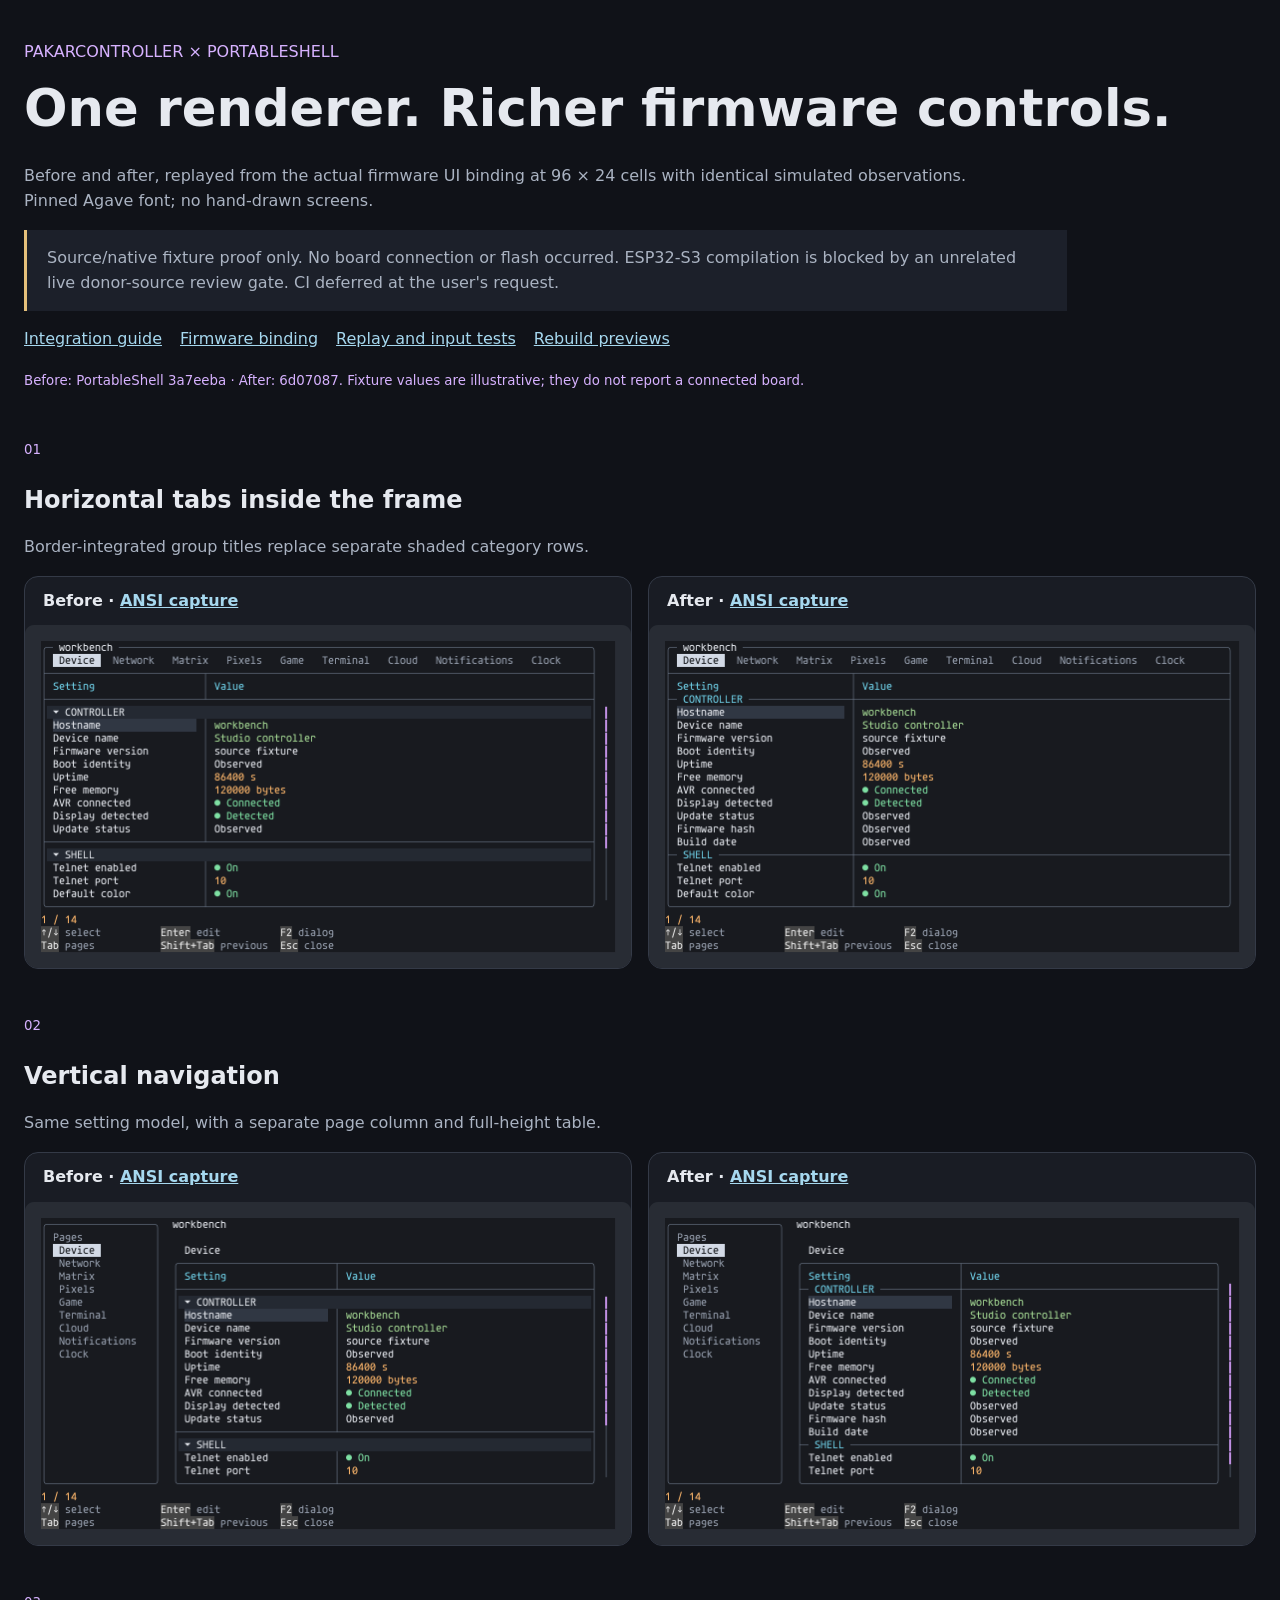
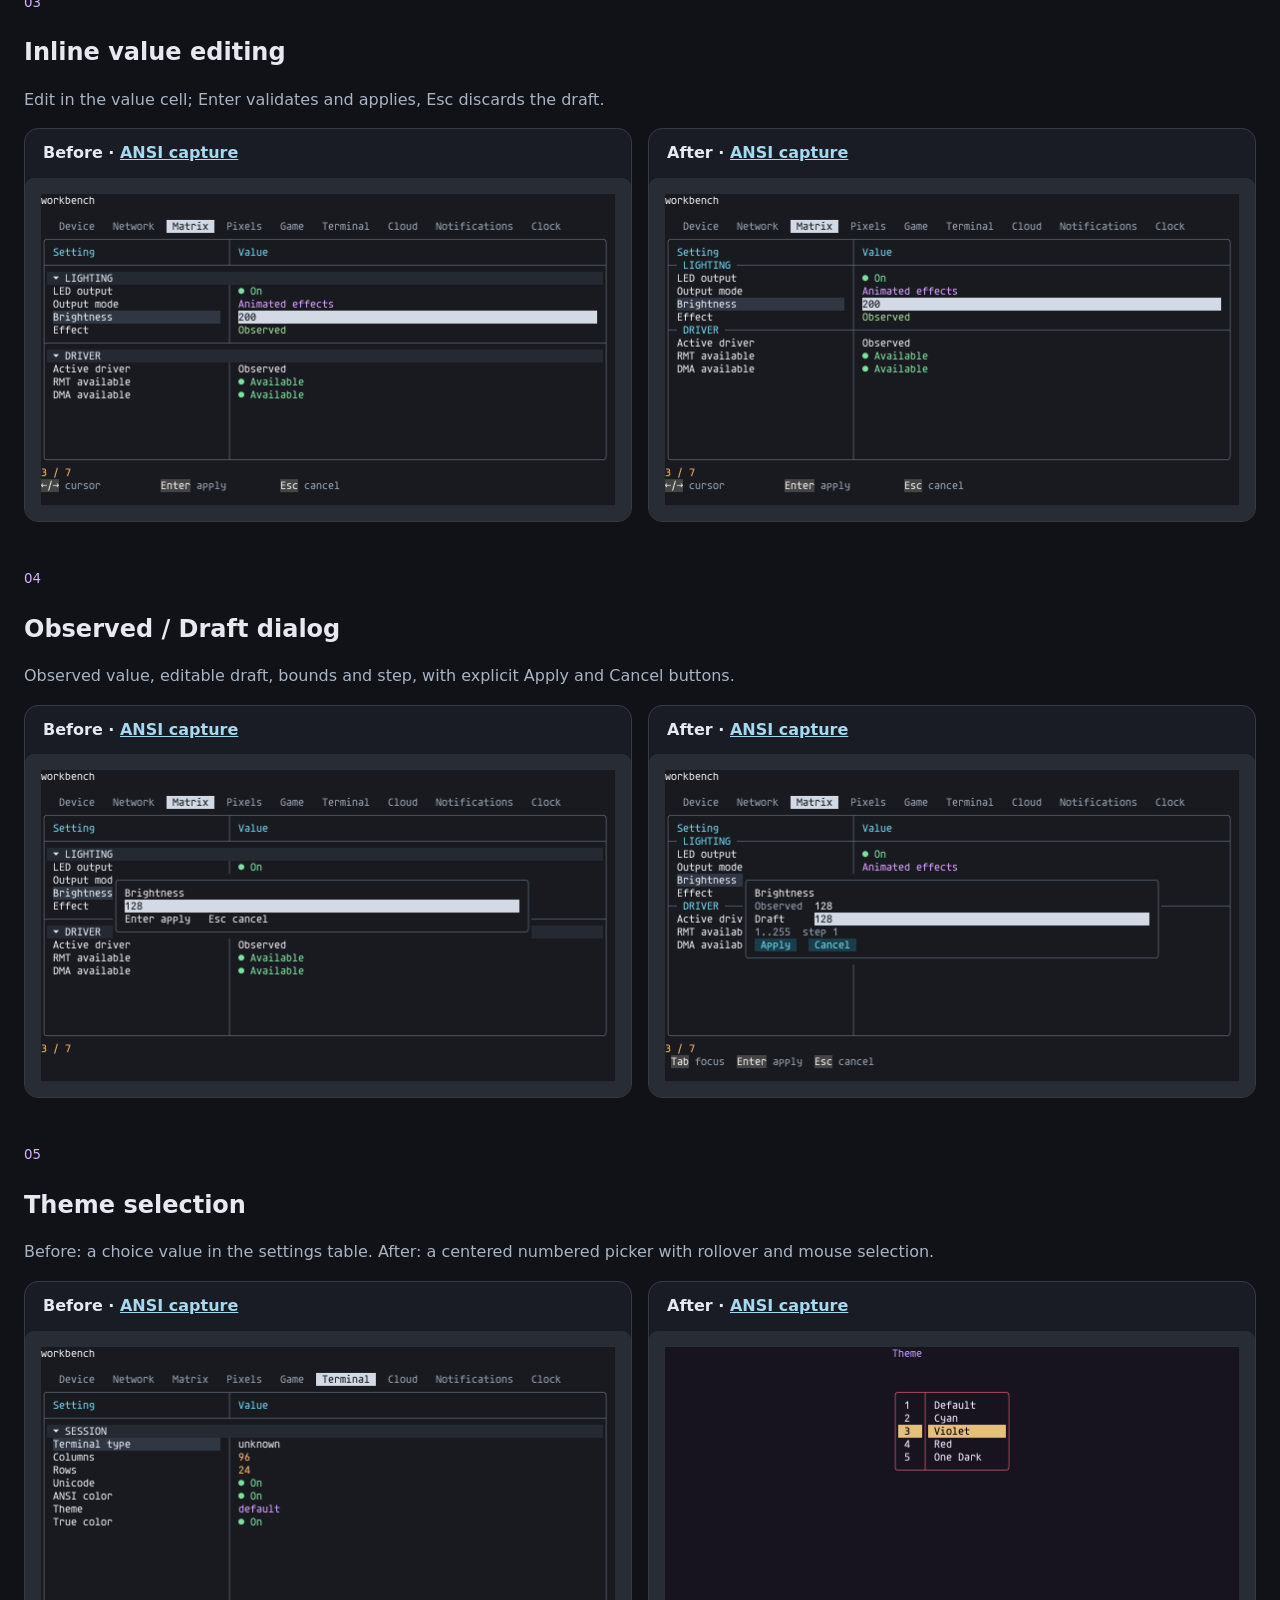
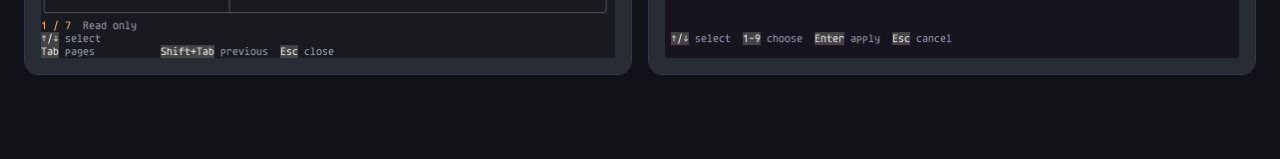
<file: docs/assets/terminal/index.html>
<!doctype html><html lang="en"><meta charset="utf-8"><meta name="viewport" content="width=device-width,initial-scale=1"><title>Pakar terminal · Before / After</title><style>
:root{color-scheme:dark}body{margin:0;background:#101218;color:#e6e9ef;font:16px/1.55 system-ui,sans-serif}main{max-width:1800px;margin:auto;padding:40px 24px}h1{font-size:clamp(30px,4vw,52px);margin:4px 0 12px}h2{margin-bottom:4px}p{color:#aab3c2;max-width:1000px}a{color:#a6d8ef}small,.tag{color:#d7b2ff}.grid{display:grid;grid-template-columns:1fr 1fr;gap:16px}figure{margin:0;background:#191c24;border:1px solid #343a47;border-radius:14px;overflow:hidden}figcaption{padding:12px 18px;font-weight:650}img{display:block;width:100%;height:auto}section{margin:44px 0}.note{padding:16px 20px;border-left:3px solid #e5c07b;background:#1c202a}code{color:#e5c07b}nav{display:flex;gap:18px;flex-wrap:wrap}@media(max-width:850px){.grid{grid-template-columns:1fr}}</style><main>
<div class="tag">PAKARCONTROLLER × PORTABLESHELL</div><h1>One renderer. Richer firmware controls.</h1>
<p>Before and after, replayed from the actual firmware UI binding at 96 × 24 cells with identical simulated observations. Pinned Agave font; no hand-drawn screens.</p>
<p class="note">Source/native fixture proof only. No board connection or flash occurred. ESP32-S3 compilation is blocked by an unrelated live donor-source review gate. CI deferred at the user's request.</p>
<nav><a href="../../TERMINAL-UI.md">Integration guide</a><a href="../../../firmware/esp/src/ShellTuiBinding.h">Firmware binding</a><a href="../../../tests/shell_workspace_test.cpp">Replay and input tests</a><a href="../../../tools/render-shell-previews.ps1">Rebuild previews</a></nav>
<p><small>Before: PortableShell 3a7eeba · After: 6d07087. Fixture values are illustrative; they do not report a connected board.</small></p><section><small>01</small><h2>Horizontal tabs inside the frame</h2><p>Border-integrated group titles replace separate shaded category rows.</p><div class="grid"><figure><figcaption>Before · <a href="before-inside.ansi">ANSI capture</a></figcaption><a href="before-inside.png"><img src="before-inside.png" alt="Before: Horizontal tabs inside the frame" loading="lazy"></a></figure><figure><figcaption>After · <a href="after-inside.ansi">ANSI capture</a></figcaption><a href="after-inside.png"><img src="after-inside.png" alt="After: Horizontal tabs inside the frame" loading="lazy"></a></figure></div></section><section><small>02</small><h2>Vertical navigation</h2><p>Same setting model, with a separate page column and full-height table.</p><div class="grid"><figure><figcaption>Before · <a href="before-vertical.ansi">ANSI capture</a></figcaption><a href="before-vertical.png"><img src="before-vertical.png" alt="Before: Vertical navigation" loading="lazy"></a></figure><figure><figcaption>After · <a href="after-vertical.ansi">ANSI capture</a></figcaption><a href="after-vertical.png"><img src="after-vertical.png" alt="After: Vertical navigation" loading="lazy"></a></figure></div></section><section><small>03</small><h2>Inline value editing</h2><p>Edit in the value cell; Enter validates and applies, Esc discards the draft.</p><div class="grid"><figure><figcaption>Before · <a href="before-inline.ansi">ANSI capture</a></figcaption><a href="before-inline.png"><img src="before-inline.png" alt="Before: Inline value editing" loading="lazy"></a></figure><figure><figcaption>After · <a href="after-inline.ansi">ANSI capture</a></figcaption><a href="after-inline.png"><img src="after-inline.png" alt="After: Inline value editing" loading="lazy"></a></figure></div></section><section><small>04</small><h2>Observed / Draft dialog</h2><p>Observed value, editable draft, bounds and step, with explicit Apply and Cancel buttons.</p><div class="grid"><figure><figcaption>Before · <a href="before-dialog.ansi">ANSI capture</a></figcaption><a href="before-dialog.png"><img src="before-dialog.png" alt="Before: Observed / Draft dialog" loading="lazy"></a></figure><figure><figcaption>After · <a href="after-dialog.ansi">ANSI capture</a></figcaption><a href="after-dialog.png"><img src="after-dialog.png" alt="After: Observed / Draft dialog" loading="lazy"></a></figure></div></section><section><small>05</small><h2>Theme selection</h2><p>Before: a choice value in the settings table. After: a centered numbered picker with rollover and mouse selection.</p><div class="grid"><figure><figcaption>Before · <a href="before-page-5.ansi">ANSI capture</a></figcaption><a href="before-page-5.png"><img src="before-page-5.png" alt="Before: Theme selection" loading="lazy"></a></figure><figure><figcaption>After · <a href="after-theme-menu.ansi">ANSI capture</a></figcaption><a href="after-theme-menu.png"><img src="after-theme-menu.png" alt="After: Theme selection" loading="lazy"></a></figure></div></section></main></html>
</file>
